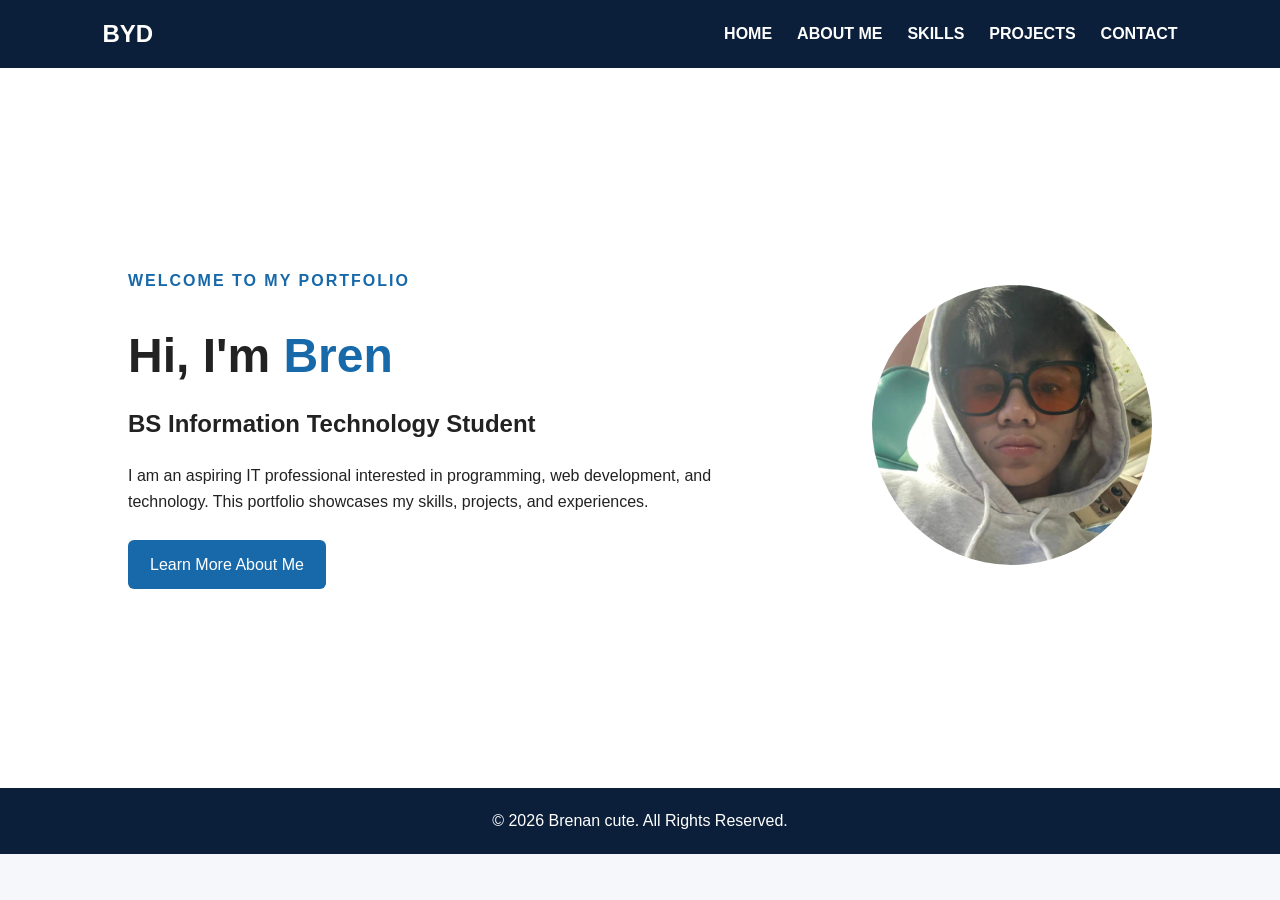
<file: index.html>
<!DOCTYPE html>
<html lang="en">
<head>
    <meta charset="UTF-8">
    <meta name="viewport" content="width=device-width, initial-scale=1.0">
    <title> Bren | Portfolio </title>
    <link rel="stylesheet" href="css/style.css">
</head>

<body>

<header>
    <nav>
        <h2 class="logo">BYD</h2>

        <ul>
            <li><a href="index.html">HOME</a></li>
            <li><a href="abtme.html">ABOUT ME</a></li>
            <li><a href="skills.html">SKILLS</a></li>
            <li><a href="projects.html">PROJECTS</a></li>
            <li><a href="contact.html">CONTACT</a></li>
        </ul>
    </nav>
</header>

<main>
    <section class="hero">
        <div class="hero-text">
            <p class="welcome">WELCOME TO MY PORTFOLIO</p>

            <h1>Hi, I'm <span>Bren</span></h1>

            <h2>BS Information Technology Student</h2>

            <p>
                I am an aspiring IT professional interested in programming,
                web development, and technology. This portfolio showcases
                my skills, projects, and experiences.
            </p>

            <a href="abtme.html" class="button">Learn More About Me</a>
        </div>

        <div class="hero-image">
            <img src="Images/profile.jpg" alt="Professional photo of Your Name">
        </div>
    </section>
</main>

<footer>
    <p>&copy; 2026 Brenan cute. All Rights Reserved.</p>
</footer>

</body>
</html>
</file>
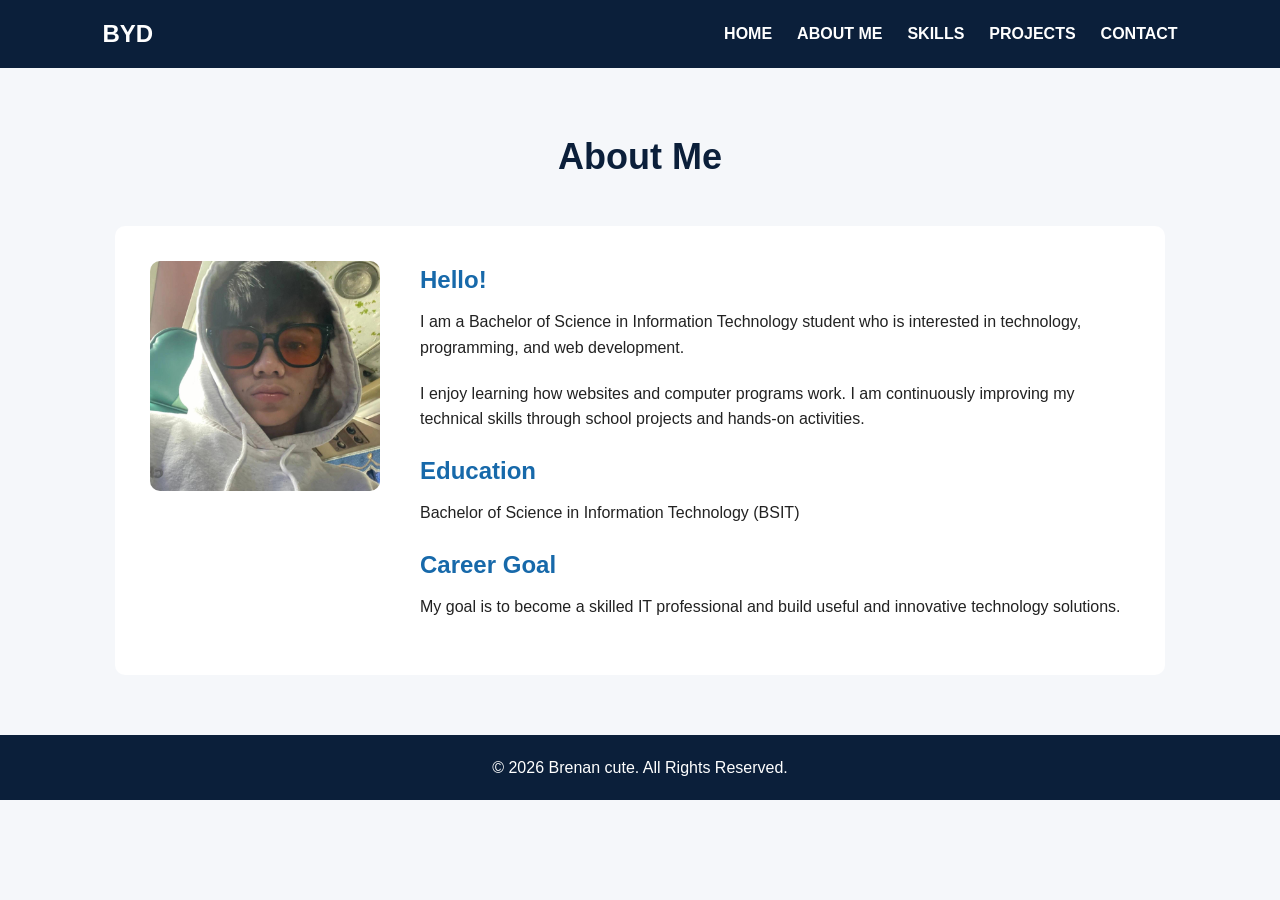
<file: abtme.html>
<!DOCTYPE html>
<html lang="en">
<head>
    <meta charset="UTF-8">
    <meta name="viewport" content="width=device-width, initial-scale=1.0">
    <title>About Me | BYD</title>
    <link rel="stylesheet" href="css/style.css">
</head>

<body>

<header>
    <nav>
        <h2 class="logo">BYD</h2>

        <ul>
            <li><a href="index.html">HOME</a></li>
            <li><a href="abtme.html">ABOUT ME</a></li>
            <li><a href="skills.html">SKILLS</a></li>
            <li><a href="projects.html">PROJECTS</a></li>
            <li><a href="contact.html">CONTACT</a></li>
        </ul>
    </nav>
</header>

<main>
    <section class="page-section">
        <h1>About Me</h1>

        <div class="about-content">
            <img src="Images/profile.jpg" alt="Professional photo of Your Name">

            <div>
                <h2>Hello!</h2>

                <p>
                    I am a Bachelor of Science in Information Technology
                    student who is interested in technology, programming,
                    and web development.
                </p>

                <p>
                    I enjoy learning how websites and computer programs
                    work. I am continuously improving my technical skills
                    through school projects and hands-on activities.
                </p>

                <h2>Education</h2>
                <p>
                    Bachelor of Science in Information Technology (BSIT)
                </p>

                <h2>Career Goal</h2>
                <p>
                    My goal is to become a skilled IT professional and
                    build useful and innovative technology solutions.
                </p>
            </div>
        </div>
    </section>
</main>

<footer>
    <p>&copy; 2026 Brenan cute. All Rights Reserved.</p>
</footer>

</body>
</html>
</file>
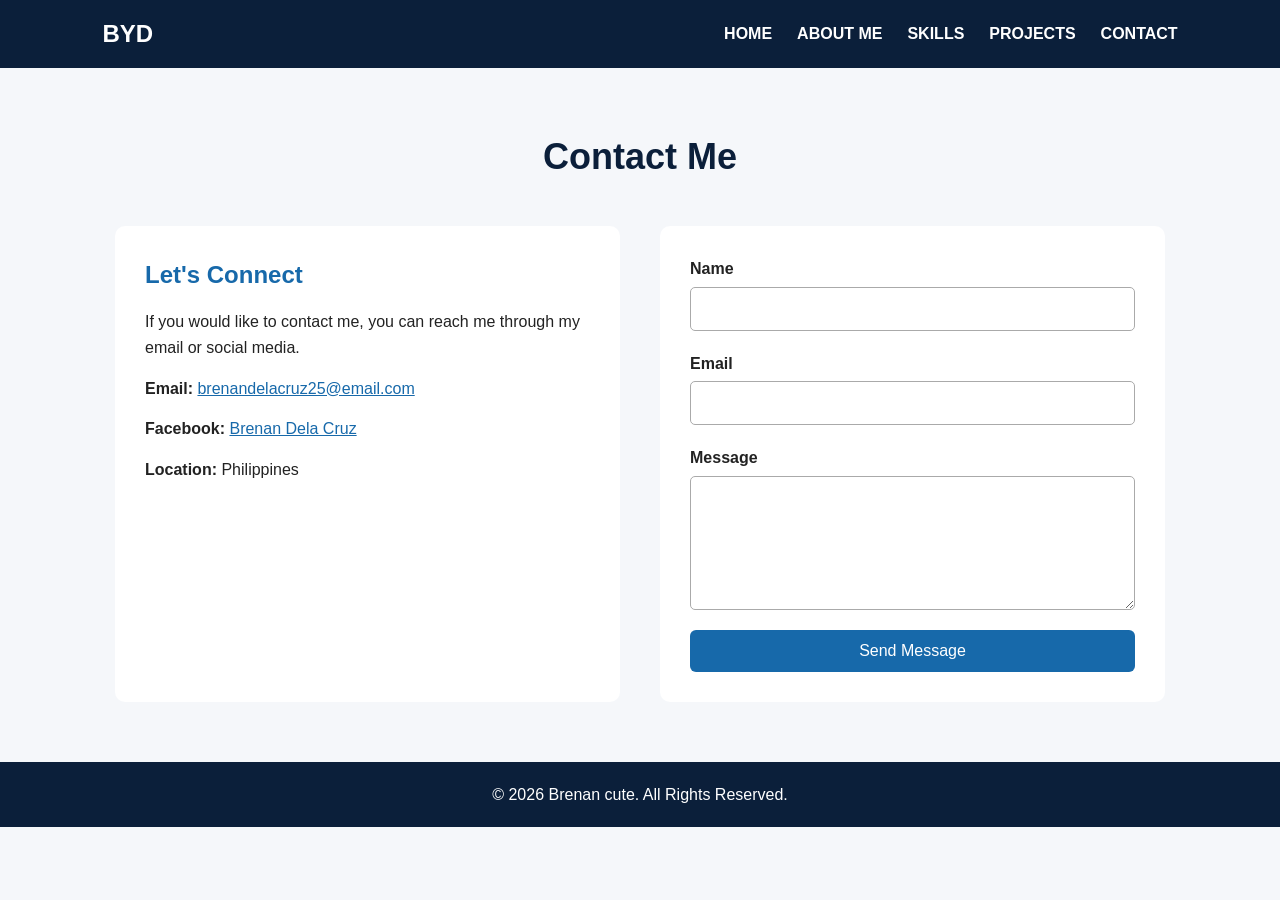
<file: contact.html>
<!DOCTYPE html>
<html lang="en">
<head>
    <meta charset="UTF-8">
    <meta name="viewport" content="width=device-width, initial-scale=1.0">
    <title>Contact | BYD</title>
    <link rel="stylesheet" href="css/style.css">
</head>

<body>

<header>
    <nav>
        <h2 class="logo">BYD</h2>

        <ul>
            <li><a href="index.html">HOME</a></li>
            <li><a href="abtme.html">ABOUT ME</a></li>
            <li><a href="skills.html">SKILLS</a></li>
            <li><a href="projects.html">PROJECTS</a></li>
            <li><a href="contact.html">CONTACT</a></li>
        </ul>
    </nav>
</header>

<main>
    <section class="page-section">
        <h1>Contact Me</h1>

        <div class="contact-container">

            <div class="contact-info">
                <h2>Let's Connect</h2>

                <p>
                    If you would like to contact me, you can reach me
                    through my email or social media.
                </p>

                <p>
                    <strong>Email:</strong>
                    <a href="mailto:brenandelacruz25@email.com">
                        brenandelacruz25@email.com
                    </a>
                </p>

                <p>
                    <strong>Facebook:</strong>
                    <a href="https://www.facebook.com/brenanyesley.delacruz.9" target="_blank">
                        Brenan Dela Cruz
                    </a>
                </p>

                <p>
                    <strong>Location:</strong> Philippines
                </p>
            </div>

            <form>
                <label for="name">Name</label>
                <input type="text" id="name" name="name" required>

                <label for="email">Email</label>
                <input type="email" id="email" name="email" required>

                <label for="message">Message</label>
                <textarea id="message" name="message" rows="6" required></textarea>

                <button type="submit">Send Message</button>
            </form>

        </div>
    </section>
</main>

<footer>
    <p>&copy; 2026 Brenan cute. All Rights Reserved.</p>
</footer>

</body>
</html>
</file>
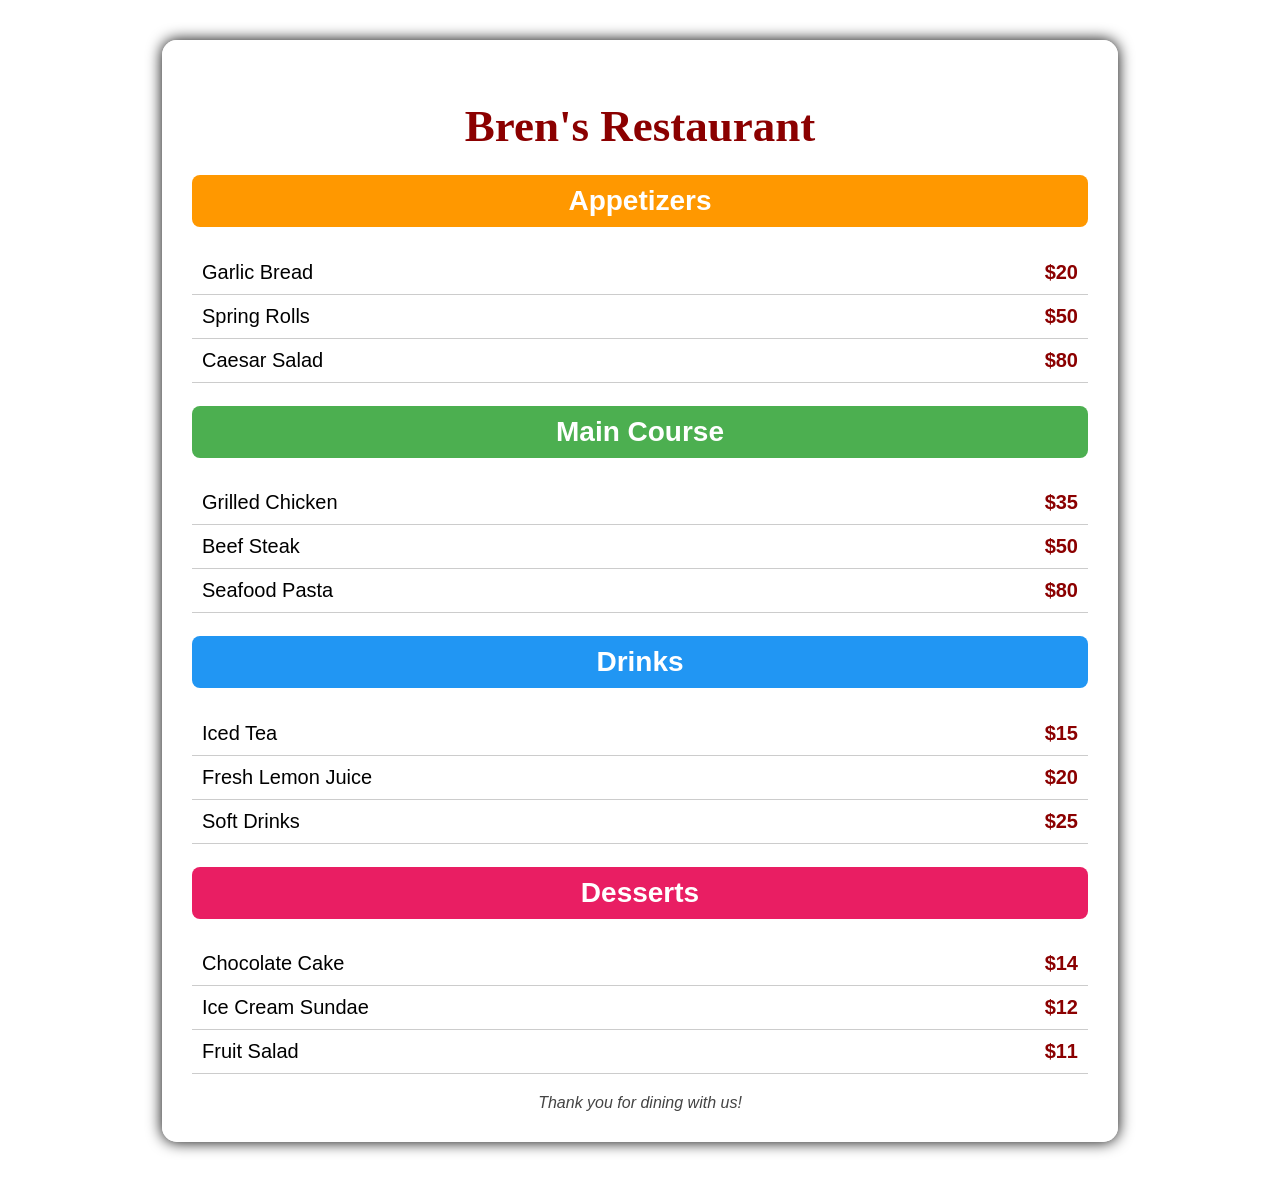
<file: menu.html>
<!DOCTYPE html>
<html lang="en">
<head>
    <meta charset="UTF-8">
    <meta name="viewport" content="width=device-width, initial-scale=1.0">
    <title>Restaurant Menu</title>

    <style>
        
        body {
            margin: 0;
            padding: 0;
            font-family: Arial, Helvetica, sans-serif;
            background: url("https://images.unsplash.com/photo-1517248135467-4c7edcad34c4?auto=format&fit=crop&w=1600&q=80");
            background-size: cover;
        }

	
        
        #menu {
            width: 70%;
            margin: 40px auto;
            background: rgba(255, 255, 255, 0.9);
            padding: 30px;
            border-radius: 15px;
            box-shadow: 0 0 15px black;
        }

       
        #restaurant-name {
            text-align: center;
            color: darkred;
            font-size: 45px;
            font-family: Georgia, serif;
            margin-bottom: 20px;
        }

        
        h2 {
            text-align: center;
            padding: 10px;
            color: white;
            border-radius: 8px;
            font-size: 28px;
        }

        
        .appetizers {
            background-color: #ff9800;
        }

        .maincourse {
            background-color: #4caf50;
        }

        .drinks {
            background-color: #2196f3;
        }

        .desserts {
            background-color: #e91e63;
        }

        
        ul {
            list-style: none;
            padding: 0;
        }

        li {
            display: flex;
            justify-content: space-between;
            padding: 10px;
            font-size: 20px;
            border-bottom: 1px solid #ccc;
        }

        .price {
            color: darkred;
            font-weight: bold;
        }

        footer {
            text-align: center;
            margin-top: 20px;
            font-style: italic;
            color: #444;
        }
    </style>
</head>

<body>

<div id="menu">

    <h1 id="restaurant-name">Bren's Restaurant</h1>

    <h2 class="appetizers">Appetizers</h2>
    <ul>
        <li>Garlic Bread <span class="price">$20</span></li>
        <li>Spring Rolls <span class="price">$50</span></li>
        <li>Caesar Salad <span class="price">$80</span></li>
    </ul>

    <h2 class="maincourse">Main Course</h2>
    <ul>
        <li>Grilled Chicken <span class="price">$35</span></li>
        <li>Beef Steak <span class="price">$50</span></li>
        <li>Seafood Pasta <span class="price">$80</span></li>
    </ul>

    <h2 class="drinks">Drinks</h2>
    <ul>
        <li>Iced Tea <span class="price">$15</span></li>
        <li>Fresh Lemon Juice <span class="price">$20</span></li>
        <li>Soft Drinks <span class="price">$25</span></li>
    </ul>

    <h2 class="desserts">Desserts</h2>
    <ul>
        <li>Chocolate Cake <span class="price">$14</span></li>
        <li>Ice Cream Sundae <span class="price">$12</span></li>
        <li>Fruit Salad <span class="price">$11</span></li>
    </ul>

    <footer>
        Thank you for dining with us!
    </footer>

</div>

</body>
</html>
</file>
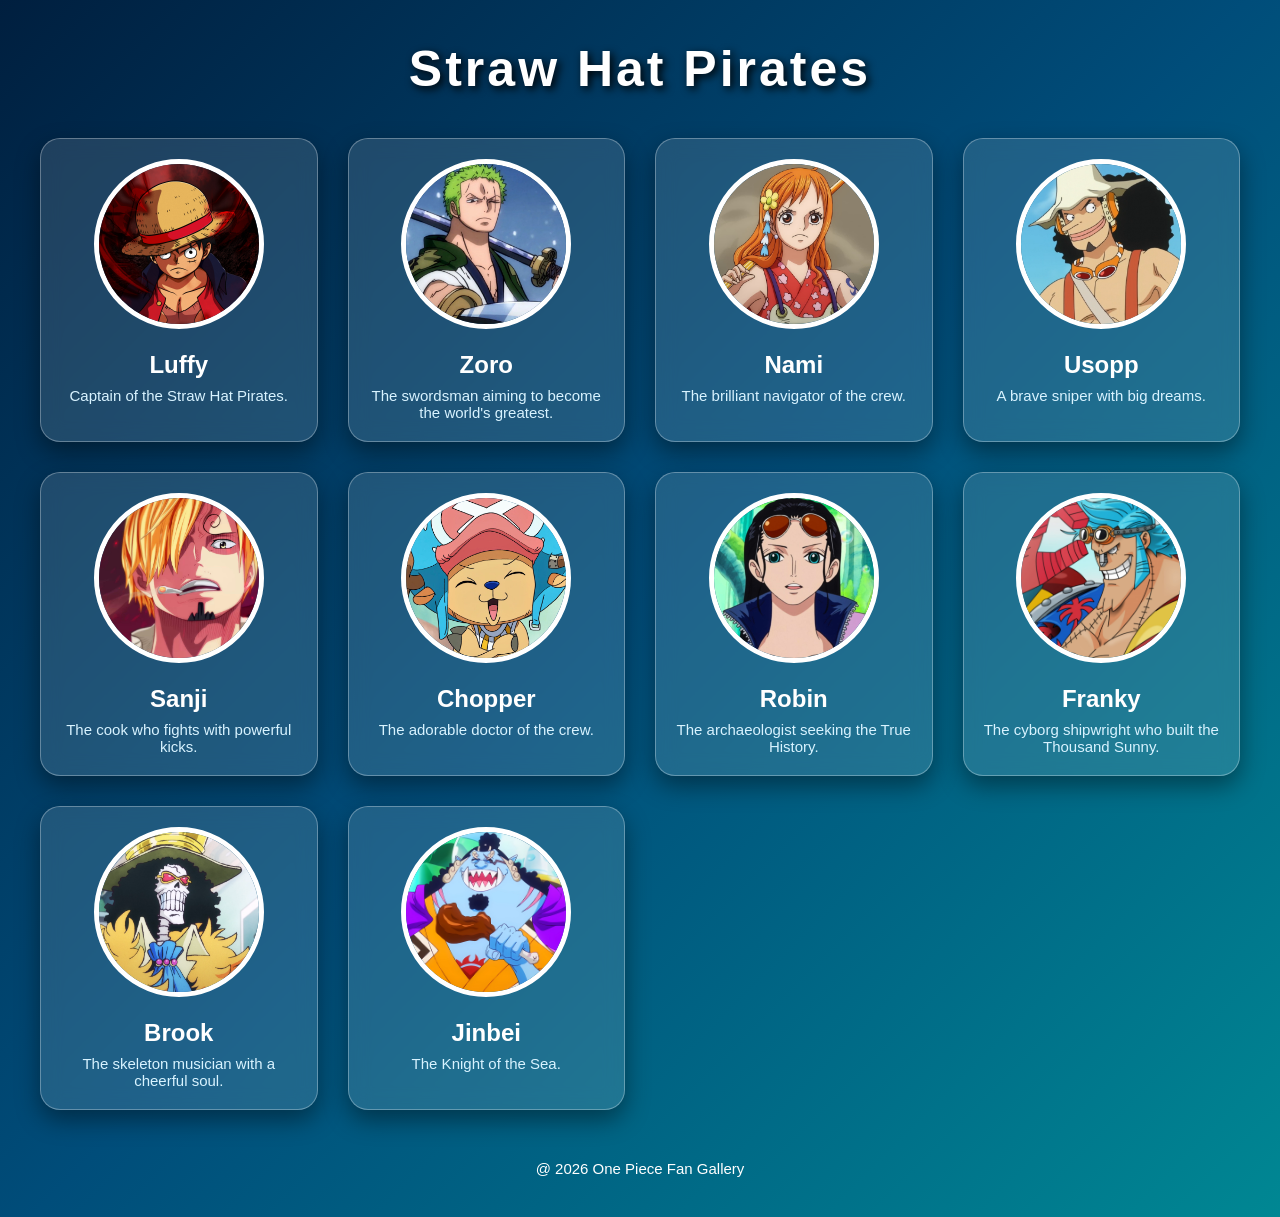
<file: photo.html>
<!DOCTYPE html>
<html lang="en">
<head>
    <meta charset="UTF-8">
    <meta name="viewport" content="width=device-width, initial-scale=1.0">
    <title>Straw Hat Pirates Gallery</title>

    <style>
        *{
            margin:0;
            padding:0;
            box-sizing:border-box;
            font-family:Arial, Helvetica, sans-serif;
        }

        body{
            background: linear-gradient(135deg,#001f3f,#004d7a,#008793);
            min-height:100vh;
            padding:40px;
        }

	
        h1{
            text-align:center;
            color:white;
            font-size:50px;
            margin-bottom:40px;
            text-shadow:3px 3px 8px black;
            letter-spacing:3px;
        }

        .gallery{
            display:grid;
            grid-template-columns:repeat(auto-fit,minmax(220px,1fr));
            gap:30px;
            max-width:1200px;
            margin:auto;
        }

        .card{
            background:rgba(255,255,255,0.12);
            backdrop-filter:blur(10px);
            border:1px solid rgba(255,255,255,0.3);
            border-radius:20px;
            padding:20px;
            text-align:center;
            transition:.4s;
            box-shadow:0 10px 25px rgba(0,0,0,.4);
        }

        .card:hover{
            transform:translateY(-12px);
            background:rgba(255,255,255,.2);
        }

        .card img{
            width:170px;
            height:170px;
            border-radius:50%;
            object-fit:cover;
            border:5px solid white;
            transition:.4s;
        }

        .card:hover img{
            transform:rotate(8deg) scale(1.08);
        }

        h2{
            color:white;
            margin-top:18px;
            font-size:24px;
        }

        p{
            color:#d8f3ff;
            margin-top:8px;
            font-size:15px;
        }

        footer{
            text-align:center;
            color:white;
            margin-top:50px;
            font-size:15px;
        }
    </style>
</head>

<body>

    <h1>Straw Hat Pirates </h1>

    <div class="gallery">

        <div class="card">
            <img src="Images/luffy.jpg" alt="Luffy">
            <h2>Luffy</h2>
            <p>Captain of the Straw Hat Pirates.</p>
        </div>

        <div class="card">
            <img src="Images/zoro.webp" alt="Zoro">
            <h2>Zoro</h2>
            <p>The swordsman aiming to become the world's greatest.</p>
        </div>

        <div class="card">
            <img src="Images/nami.jpg" alt="Nami">
            <h2>Nami</h2>
            <p>The brilliant navigator of the crew.</p>
        </div>

        <div class="card">
            <img src="Images/usopp.png" alt="Usopp">
            <h2>Usopp</h2>
            <p>A brave sniper with big dreams.</p>
        </div>

        <div class="card">
            <img src="Images/sanji.jpg" alt="Sanji">
            <h2>Sanji</h2>
            <p>The cook who fights with powerful kicks.</p>
        </div>

        <div class="card">
            <img src="Images/chopper.jpg" alt="Chopper">
            <h2>Chopper</h2>
            <p>The adorable doctor of the crew.</p>
        </div>

        <div class="card">
            <img src="Images/robin.jpg" alt="Robin">
            <h2>Robin</h2>
            <p>The archaeologist seeking the True History.</p>
        </div>

        <div class="card">
            <img src="Images/franky.jpg" alt="Franky">
            <h2>Franky</h2>
            <p>The cyborg shipwright who built the Thousand Sunny.</p>
        </div>

        <div class="card">
            <img src="Images/brook.png" alt="Brook">
            <h2>Brook</h2>
            <p>The skeleton musician with a cheerful soul.</p>
        </div>

        <div class="card">
            <img src="Images/jinbei.jpg" alt="Jinbei">
            <h2>Jinbei</h2>
            <p>The Knight of the Sea.</p>
        </div>

    </div>

    <footer>
        @ 2026 One Piece Fan Gallery
    </footer>

</body>
</html>
</file>
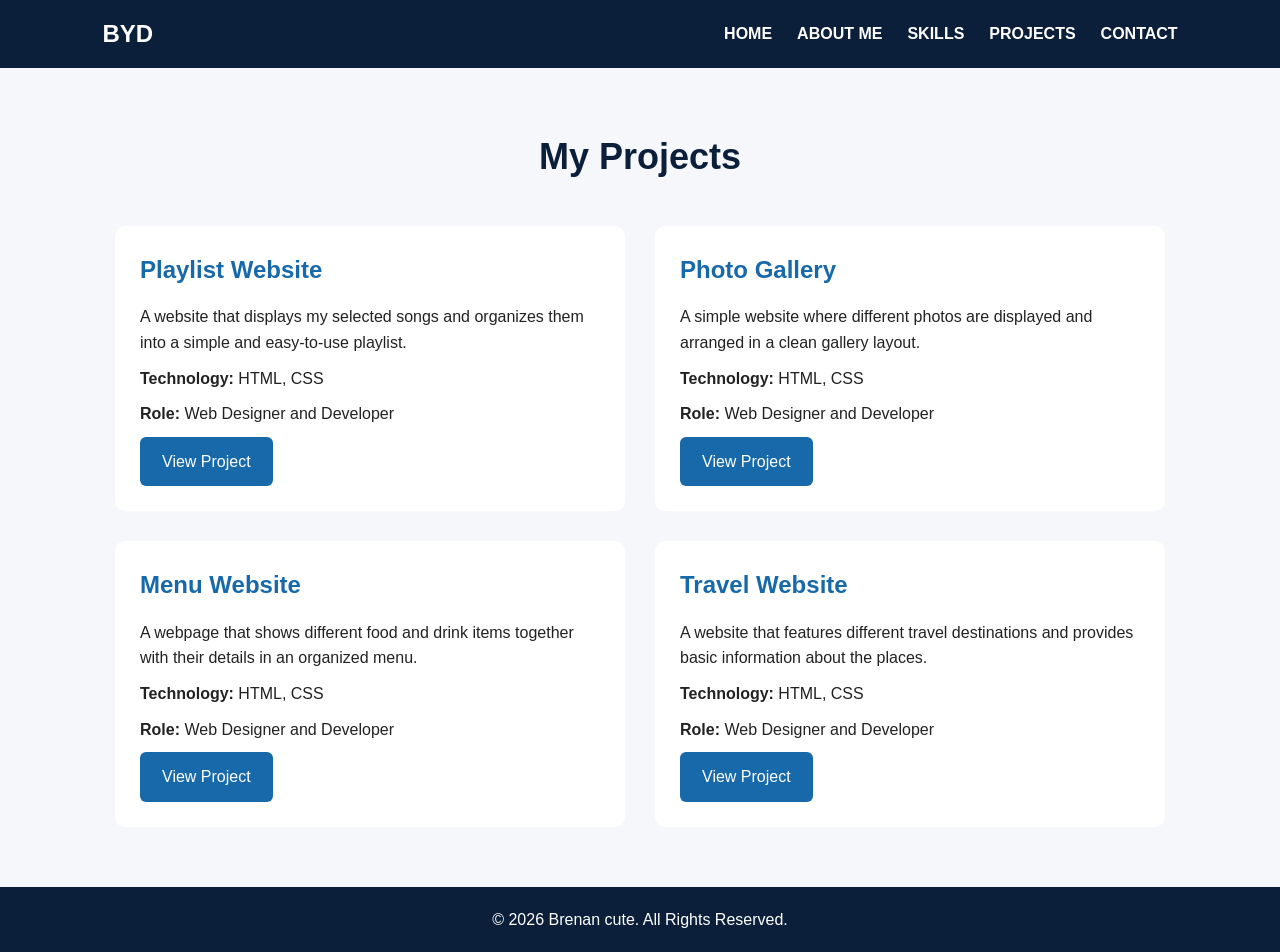
<file: projects.html>
<!DOCTYPE html>
<html lang="en">

<head>
    <meta charset="UTF-8">
    <meta name="viewport" content="width=device-width, initial-scale=1.0">

    <title>Projects | BYD</title>

    <link rel="stylesheet" href="css/style.css">
</head>

<body>

<header>
    <nav>
        <h2 class="logo">BYD</h2>

        <ul>
            <li><a href="index.html">HOME</a></li>
            <li><a href="abtme.html">ABOUT ME</a></li>
            <li><a href="skills.html">SKILLS</a></li>
            <li><a href="projects.html">PROJECTS</a></li>
            <li><a href="contact.html">CONTACT</a></li>
        </ul>
    </nav>
</header>

<main>

    <section class="page-section">

        <h1>My Projects</h1>

        <div class="projects-container">

            
            <article class="project-card">

                <div class="project-info">

                    <h2>Playlist Website</h2>

                    <p>
                        A website that displays my selected songs
                        and organizes them into a simple and
                        easy-to-use playlist.
                    </p>

                    <p>
                        <strong>Technology:</strong> HTML, CSS
                    </p>

                    <p>
                        <strong>Role:</strong> Web Designer and Developer
                    </p>

                    <a href="playlist.html" class="button">
                        View Project
                    </a>

                </div>

            </article>


            
            <article class="project-card">

                <div class="project-info">

                    <h2>Photo Gallery</h2>

                    <p>
                        A simple website where different photos
                        are displayed and arranged in a clean
                        gallery layout.
                    </p>

                    <p>
                        <strong>Technology:</strong> HTML, CSS
                    </p>

                    <p>
                        <strong>Role:</strong> Web Designer and Developer
                    </p>

                    <a href="photo.html" class="button">
                        View Project
                    </a>

                </div>

            </article>


           
            <article class="project-card">

                <div class="project-info">

                    <h2>Menu Website</h2>

                    <p>
                        A webpage that shows different food and
                        drink items together with their details
                        in an organized menu.
                    </p>

                    <p>
                        <strong>Technology:</strong> HTML, CSS
                    </p>

                    <p>
                        <strong>Role:</strong> Web Designer and Developer
                    </p>

                    <a href="menu.html" class="button">
                        View Project
                    </a>

                </div>

            </article>


            
            <article class="project-card">

                <div class="project-info">

                    <h2>Travel Website</h2>

                    <p>
                        A website that features different travel
                        destinations and provides basic information
                        about the places.
                    </p>

                    <p>
                        <strong>Technology:</strong> HTML, CSS
                    </p>

                    <p>
                        <strong>Role:</strong> Web Designer and Developer
                    </p>

                    <a href="travel.html" class="button">
                        View Project
                    </a>

                </div>

            </article>

        </div>

    </section>

</main>

<footer>
    <p>&copy; 2026 Brenan cute. All Rights Reserved.</p>
</footer>

</body>

</html>
</file>
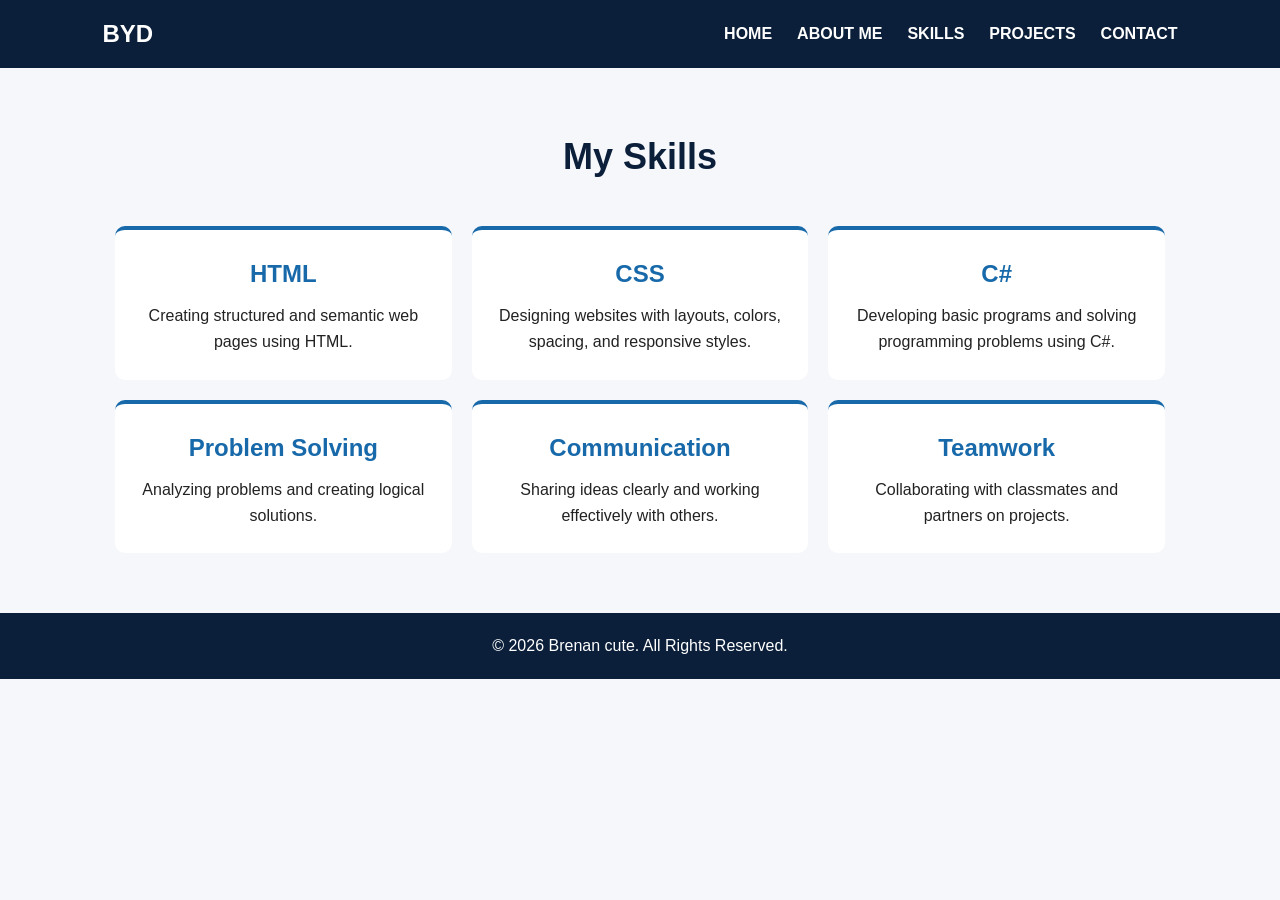
<file: skills.html>
<!DOCTYPE html>
<html lang="en">
<head>
    <meta charset="UTF-8">
    <meta name="viewport" content="width=device-width, initial-scale=1.0">
    <title>Skills | BYD</title>
    <link rel="stylesheet" href="css/style.css">
</head>

<body>

<header>
    <nav>
        <h2 class="logo">BYD</h2>

        <ul>
            <li><a href="index.html">HOME</a></li>
            <li><a href="abtme.html">ABOUT ME</a></li>
            <li><a href="skills.html">SKILLS</a></li>
            <li><a href="projects.html">PROJECTS</a></li>
            <li><a href="contact.html">CONTACT</a></li>
        </ul>
    </nav>
</header>

<main>
    <section class="page-section">
        <h1>My Skills</h1>

        <div class="skills-container">

            <article class="skill-card">
                <h2>HTML</h2>
                <p>
                    Creating structured and semantic web pages using HTML.
                </p>
            </article>

            <article class="skill-card">
                <h2>CSS</h2>
                <p>
                    Designing websites with layouts, colors, spacing,
                    and responsive styles.
                </p>
            </article>

            <article class="skill-card">
                <h2>C#</h2>
                <p>
                    Developing basic programs and solving programming
                    problems using C#.
                </p>
            </article>

            <article class="skill-card">
                <h2>Problem Solving</h2>
                <p>
                    Analyzing problems and creating logical solutions.
                </p>
            </article>

            <article class="skill-card">
                <h2>Communication</h2>
                <p>
                    Sharing ideas clearly and working effectively with others.
                </p>
            </article>

            <article class="skill-card">
                <h2>Teamwork</h2>
                <p>
                    Collaborating with classmates and partners on projects.
                </p>
            </article>

        </div>
    </section>
</main>

<footer>
    <p>&copy; 2026 Brenan cute. All Rights Reserved.</p>
</footer>

</body>
</html>
</file>
<file: css/style.css>
* {
    margin: 0;
    padding: 0;
    box-sizing: border-box;
}

html {
    scroll-behavior: smooth;
}

body {
    font-family: Arial, sans-serif;
    line-height: 1.6;
    background-color: #f5f7fa;
    color: #222;
}

/* Navigation */

header {
    background-color: #0b1f3a;
    padding: 15px 8%;
}

nav {
    display: flex;
    justify-content: space-between;
    align-items: center;
}

.logo {
    color: white;
    font-size: 24px;
}

nav ul {
    display: flex;
    list-style: none;
    gap: 25px;
}

nav a {
    color: white;
    text-decoration: none;
    font-weight: bold;
}

nav a:hover,
nav a:focus {
    color: #66b3ff;
}

/* Home */

.hero {
    min-height: 80vh;
    display: flex;
    justify-content: space-between;
    align-items: center;
    gap: 50px;
    padding: 60px 10%;
    background-color: white;
}

.hero-text {
    max-width: 600px;
}

.welcome {
    color: #1769aa;
    font-weight: bold;
    letter-spacing: 2px;
}

.hero h1 {
    font-size: 48px;
    margin: 10px 0;
}

.hero h1 span {
    color: #1769aa;
}

.hero h2 {
    margin-bottom: 20px;
}

.hero p {
    margin-bottom: 25px;
}

.hero-image img {
    width: 280px;
    height: 280px;
    object-fit: cover;
    border-radius: 50%;
}

/* Buttons */

.button,
button {
    display: inline-block;
    background-color: #1769aa;
    color: white;
    border: none;
    padding: 12px 22px;
    border-radius: 6px;
    text-decoration: none;
    cursor: pointer;
    font-size: 16px;
}

.button:hover,
button:hover {
    background-color: #0b1f3a;
}

/* General Sections */

.page-section {
    max-width: 1100px;
    margin: auto;
    padding: 60px 25px;
}

.page-section > h1 {
    text-align: center;
    font-size: 36px;
    margin-bottom: 40px;
    color: #0b1f3a;
}

/* About */

.about-content {
    display: flex;
    align-items: flex-start;
    gap: 40px;
    background-color: white;
    padding: 35px;
    border-radius: 10px;
}

.about-content img {
    width: 230px;
    height: 230px;
    object-fit: cover;
    border-radius: 10px;
}

.about-content h2 {
    margin-bottom: 10px;
    color: #1769aa;
}

.about-content p {
    margin-bottom: 20px;
}

/* Skills */

.skills-container {
    display: grid;
    grid-template-columns: repeat(3, 1fr);
    gap: 20px;
}

.skill-card {
    background-color: white;
    padding: 25px;
    border-radius: 10px;
    text-align: center;
    border-top: 4px solid #1769aa;
}

.skill-card h2 {
    color: #1769aa;
    margin-bottom: 10px;
}

/* Projects */

.projects-container {
    display: grid;
    grid-template-columns: repeat(2, 1fr);
    gap: 30px;
}

.project-card {
    background-color: white;
    border-radius: 10px;
    overflow: hidden;
}

.project-card img {
    width: 100%;
    height: 220px;
    object-fit: cover;
}

.project-info {
    padding: 25px;
}

.project-info h2 {
    color: #1769aa;
    margin-bottom: 15px;
}

.project-info p {
    margin-bottom: 10px;
}

/* Contact */

.contact-container {
    display: grid;
    grid-template-columns: 1fr 1fr;
    gap: 40px;
}

.contact-info,
form {
    background-color: white;
    padding: 30px;
    border-radius: 10px;
}

.contact-info h2 {
    color: #1769aa;
    margin-bottom: 15px;
}

.contact-info p {
    margin-bottom: 15px;
}

.contact-info a {
    color: #1769aa;
}

form {
    display: flex;
    flex-direction: column;
}

label {
    margin-bottom: 5px;
    font-weight: bold;
}

input,
textarea {
    width: 100%;
    padding: 12px;
    margin-bottom: 20px;
    border: 1px solid #aaa;
    border-radius: 5px;
    font-family: inherit;
    font-size: 16px;
}

input:focus,
textarea:focus {
    outline: 2px solid #1769aa;
}

/* Footer */

footer {
    background-color: #0b1f3a;
    color: white;
    text-align: center;
    padding: 20px;
}

/* Responsive Design */

@media (max-width: 768px) {

    nav {
        flex-direction: column;
        gap: 15px;
    }

    nav ul {
        flex-wrap: wrap;
        justify-content: center;
        gap: 12px;
    }

    .hero {
        flex-direction: column-reverse;
        text-align: center;
    }

    .hero h1 {
        font-size: 36px;
    }

    .about-content {
        flex-direction: column;
        align-items: center;
        text-align: center;
    }

    .skills-container {
        grid-template-columns: 1fr;
    }

    .projects-container {
        grid-template-columns: 1fr;
    }

    .contact-container {
        grid-template-columns: 1fr;
    }
}
</file>
